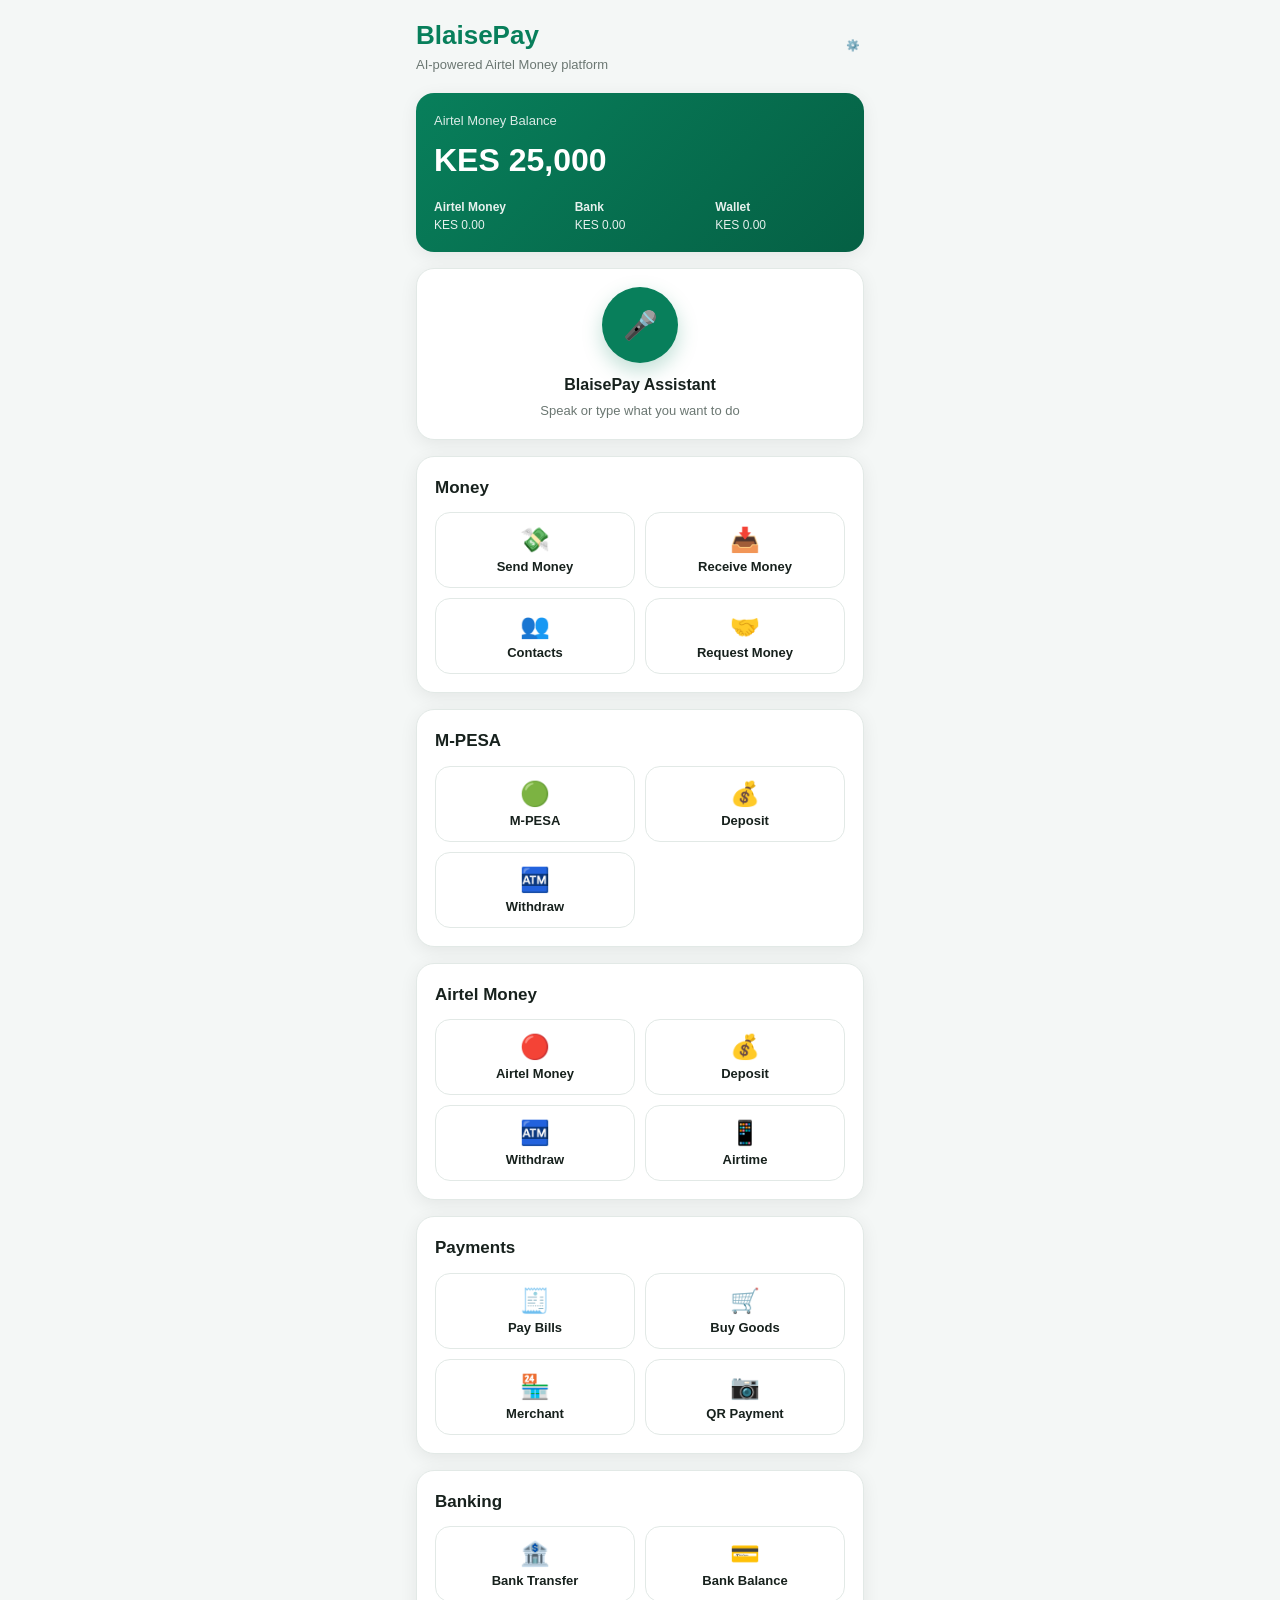
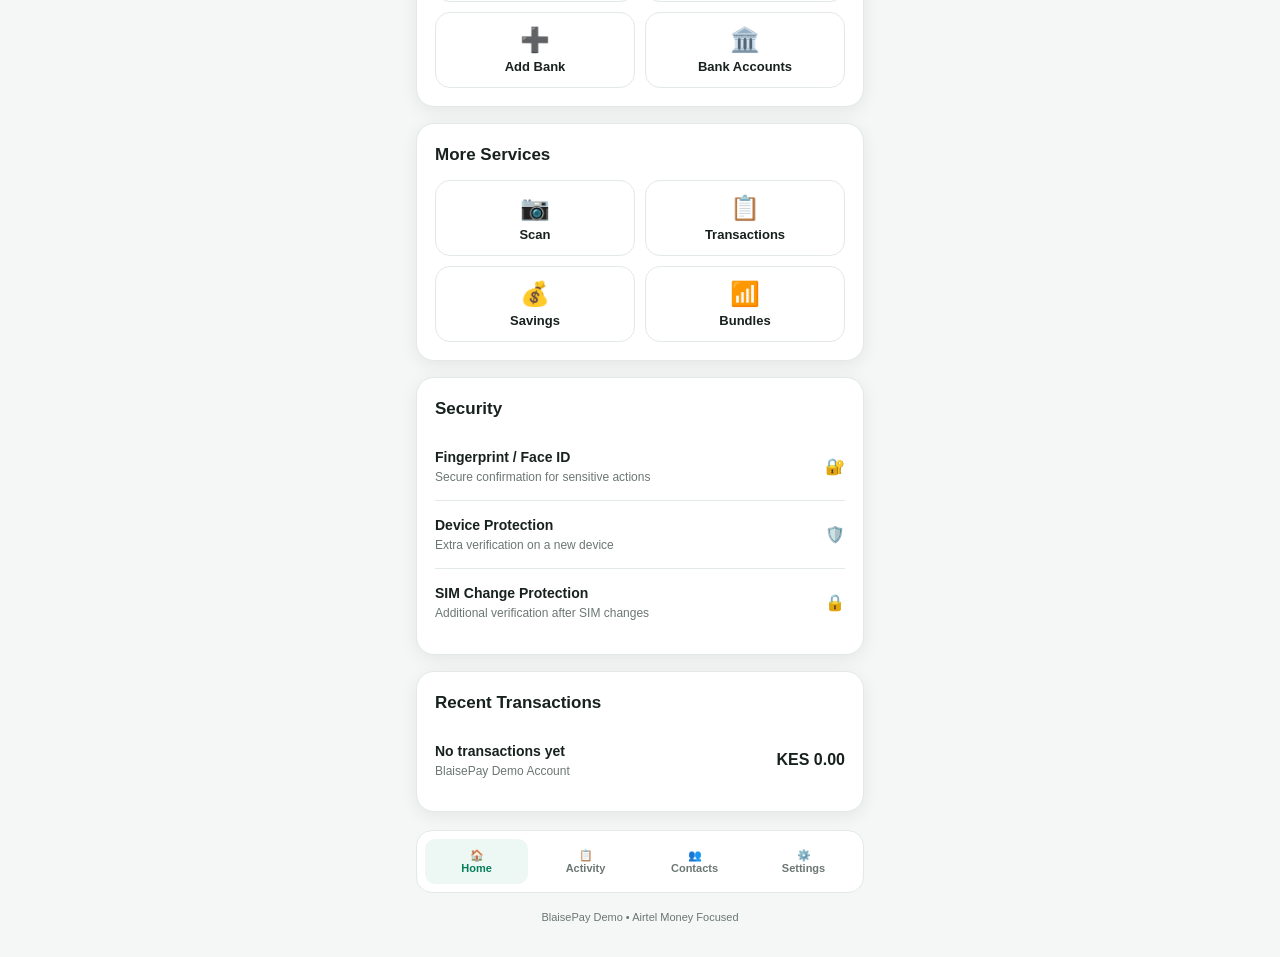
<file: App/index.html>
<!DOCTYPE html>
<html lang="en">
<head>
  <meta charset="UTF-8">
  <meta name="viewport" content="width=device-width, initial-scale=1.0">

  <title>BlaisePay</title>

  <meta
    name="description"
    content="BlaisePay - AI-powered Airtel Money focused financial platform"
  >

  <meta name="theme-color" content="#087f5b">

  <link rel="manifest" href="manifest.json">
  <link rel="stylesheet" href="style.css">
</head>

<body>

  <main class="app">

    <!-- HEADER -->
    <header class="header">
      <div>
        <div class="logo">BlaisePay</div>
        <div class="header-subtitle">
          AI-powered Airtel Money platform
        </div>
      </div>

      <button
        class="nav-button"
        type="button"
        onclick="alert('Settings demo')"
      >
        ⚙️
      </button>
    </header>


    <!-- BALANCE -->
    <section class="card balance-card">

      <div class="balance-label">
        Airtel Money Balance
      </div>

      <div class="balance-amount">
        KES 0.00
      </div>

      <div class="balance-row">

        <div class="balance-item">
          <strong>Airtel Money</strong><br>
          KES 0.00
        </div>

        <div class="balance-item">
          <strong>Bank</strong><br>
          KES 0.00
        </div>

        <div class="balance-item">
          <strong>Wallet</strong><br>
          KES 0.00
        </div>

      </div>
    </section>


    <!-- BLAISEPAY ASSISTANT -->
    <section class="card voice-card">

      <button
        class="voice-button"
        type="button"
        onclick="alert('BlaisePay Assistant demo')"
      >
        🎤
      </button>

      <div class="voice-title">
        BlaisePay Assistant
      </div>

      <div class="voice-status">
        Speak or type what you want to do
      </div>

    </section>


    <!-- MONEY -->
    <section class="card">

      <div class="section-title">
        Money
      </div>

      <div class="action-grid">

        <button
          class="action-button"
          type="button"
          onclick="openSendMoney()"
        >
          <span class="action-icon">💸</span>
          Send Money
        </button>

        <button
          class="action-button"
          type="button"
          onclick="alert('Receive Money demo')"
        >
          <span class="action-icon">📥</span>
          Receive Money
        </button>

        <button
          class="action-button"
          type="button"
          onclick="alert('Contacts demo')"
        >
          <span class="action-icon">👥</span>
          Contacts
        </button>

        <button
          class="action-button"
          type="button"
          onclick="alert('Request Money demo')"
        >
          <span class="action-icon">🤝</span>
          Request Money
        </button>

      </div>

    </section>
<!-- M-PESA -->
<section class="card">
  <div class="section-title">M-PESA</div>

  <div class="action-grid">
    <button
      class="action-button"
      type="button"
      onclick="alert('M-PESA demo only. No real money transferred.')"
    >
      <span class="action-icon">🟢</span>
      M-PESA
    </button>

    <button
      class="action-button"
      type="button"
      onclick="alert('M-PESA Deposit demo only.')"
    >
      <span class="action-icon">💰</span>
      Deposit
    </button>

    <button
      class="action-button"
      type="button"
      onclick="alert('M-PESA Withdraw demo only.')"
    >
      <span class="action-icon">🏧</span>
      Withdraw
    </button>
  </div>
</section>

    <!-- AIRTEL MONEY -->
    <section class="card">

      <div class="section-title">
        Airtel Money
      </div>

      <div class="action-grid">

        <button
          class="action-button"
          type="button"
          onclick="alert('Airtel Money demo')"
        >
          <span class="action-icon">🔴</span>
          Airtel Money
        </button>

        <button
          class="action-button"
          type="button"
          onclick="alert('Deposit demo')"
        >
          <span class="action-icon">💰</span>
          Deposit
        </button>

        <button
          class="action-button"
          type="button"
          onclick="alert('Withdraw demo')"
        >
          <span class="action-icon">🏧</span>
          Withdraw
        </button>

        <button
          class="action-button"
          type="button"
          onclick="alert('Airtime demo')"
        >
          <span class="action-icon">📱</span>
          Airtime
        </button>

      </div>

    </section>


    <!-- PAYMENTS -->
    <section class="card">

      <div class="section-title">
        Payments
      </div>

      <div class="action-grid">

        <button
          class="action-button"
          type="button"
          onclick="alert('Pay Bills demo')"
        >
          <span class="action-icon">🧾</span>
          Pay Bills
        </button>

        <button
          class="action-button"
          type="button"
          onclick="alert('Buy Goods demo')"
        >
          <span class="action-icon">🛒</span>
          Buy Goods
        </button>

        <button
          class="action-button"
          type="button"
          onclick="alert('Merchant Payments demo')"
        >
          <span class="action-icon">🏪</span>
          Merchant
        </button>

        <button
          class="action-button"
          type="button"
          onclick="alert('QR Payment demo')"
        >
          <span class="action-icon">📷</span>
          QR Payment
        </button>

      </div>

    </section>


    <!-- BANKING -->
    <section class="card">

      <div class="section-title">
        Banking
      </div>

      <div class="action-grid">

        <button
          class="action-button"
          type="button"
          onclick="openBanking()"
        >
          <span class="action-icon">🏦</span>
          Bank Transfer
        </button>

        <button
          class="action-button"
          type="button"
          onclick="alert('Demo Bank Balance: KES 15,000.00. This is not a real bank balance.')"
        >
          <span class="action-icon">💳</span>
          Bank Balance
        </button>

        <button
          class="action-button"
          type="button"
          onclick="alert('Add Bank demo')"
        >
          <span class="action-icon">➕</span>
          Add Bank
        </button>

        <button
          class="action-button"
          type="button"
          onclick="alert('Bank Accounts demo')"
        >
          <span class="action-icon">🏛️</span>
          Bank Accounts
        </button>

      </div>

    </section>


    <!-- SCAN & SERVICES -->
    <section class="card">

      <div class="section-title">
        More Services
      </div>

      <div class="action-grid">

        <button
          class="action-button"
          type="button"
          onclick="alert('Scan demo')"
        >
          <span class="action-icon">📷</span>
          Scan
        </button>

        <button
          class="action-button"
          type="button"
          onclick="alert('Transactions demo')"
        >
          <span class="action-icon">📋</span>
          Transactions
        </button>

        <button
          class="action-button"
          type="button"
          onclick="alert('Savings demo')"
        >
          <span class="action-icon">💰</span>
          Savings
        </button>

        <button
          class="action-button"
          type="button"
          onclick="alert('Bundles demo')"
        >
          <span class="action-icon">📶</span>
          Bundles
        </button>

      </div>

    </section>


    <!-- SECURITY -->
    <section class="card">

      <div class="section-title">
        Security
      </div>


      <div class="security-item">

        <div>
          <div class="security-title">
            Fingerprint / Face ID
          </div>

          <div class="security-description">
            Secure confirmation for sensitive actions
          </div>
        </div>

        <span>🔐</span>

      </div>


      <div class="security-item">

        <div>
          <div class="security-title">
            Device Protection
          </div>

          <div class="security-description">
            Extra verification on a new device
          </div>
        </div>

        <span>🛡️</span>

      </div>


      <div class="security-item">

        <div>
          <div class="security-title">
            SIM Change Protection
          </div>

          <div class="security-description">
            Additional verification after SIM changes
          </div>
        </div>

        <span>🔒</span>

      </div>

    </section>


    <!-- TRANSACTIONS -->
    <section class="card">

      <div class="section-title">
        Recent Transactions
      </div>

      <ul class="transaction-list">

        <li class="transaction-item">

          <div>

            <div class="transaction-name">
              No transactions yet
            </div>

            <div class="transaction-date">
              BlaisePay Demo Account
            </div>

          </div>

          <div class="transaction-amount">
            KES 0.00
          </div>

        </li>

      </ul>

    </section>


    <!-- BOTTOM NAVIGATION -->
    <nav class="bottom-nav">

      <button
        class="nav-button active"
        type="button"
        onclick="alert('Home')"
      >
        🏠<br>
        Home
      </button>


      <button
        class="nav-button"
        type="button"
        onclick="alert('Transactions')"
      >
        📋<br>
        Activity
      </button>


      <button
        class="nav-button"
        type="button"
        onclick="alert('Contacts')"
      >
        👥<br>
        Contacts
      </button>


      <button
        class="nav-button"
        type="button"
        onclick="alert('Settings')"
      >
        ⚙️<br>
        Settings
      </button>

    </nav>


    <!-- DEMO NOTICE -->
    <div class="demo-notice">
      BlaisePay Demo • Airtel Money Focused
    </div>

  </main>


  <script src="script.js"></script>

</body>
          </html>
</file>
<file: App/style.css>
/* =========================================
   BlaisePay - Main Styles
   ========================================= */

* {
  box-sizing: border-box;
  margin: 0;
  padding: 0;
}

:root {
  --primary: #087f5b;
  --primary-dark: #056044;
  --background: #f4f7f6;
  --card: #ffffff;
  --text: #17211d;
  --muted: #6b7772;
  --border: #e2e9e6;
  --danger: #c0392b;
  --warning: #d68910;
  --shadow: 0 4px 18px rgba(0, 0, 0, 0.07);
}

body {
  font-family: Arial, Helvetica, sans-serif;
  background: var(--background);
  color: var(--text);
  line-height: 1.5;
  min-height: 100vh;
}

/* Main app container */
.app {
  width: 100%;
  max-width: 480px;
  margin: 0 auto;
  padding: 16px;
}

/* Header */
.header {
  display: flex;
  align-items: center;
  justify-content: space-between;
  margin-bottom: 18px;
}

.logo {
  font-size: 26px;
  font-weight: 800;
  color: var(--primary);
}

.header-subtitle {
  color: var(--muted);
  font-size: 13px;
}

/* Cards */
.card {
  background: var(--card);
  border: 1px solid var(--border);
  border-radius: 18px;
  padding: 18px;
  margin-bottom: 16px;
  box-shadow: var(--shadow);
}

/* Balance */
.balance-card {
  background: linear-gradient(135deg, #087f5b, #056044);
  color: white;
  border: none;
}

.balance-label {
  font-size: 13px;
  opacity: 0.85;
}

.balance-amount {
  font-size: 32px;
  font-weight: 800;
  margin: 6px 0 14px;
}

.balance-row {
  display: flex;
  justify-content: space-between;
  gap: 10px;
}

.balance-item {
  flex: 1;
  font-size: 12px;
  opacity: 0.9;
}

/* Voice assistant */
.voice-card {
  text-align: center;
}

.voice-button {
  width: 76px;
  height: 76px;
  border-radius: 50%;
  border: none;
  background: var(--primary);
  color: white;
  font-size: 28px;
  cursor: pointer;
  box-shadow: 0 8px 20px rgba(8, 127, 91, 0.25);
}

.voice-button:active {
  transform: scale(0.96);
}

.voice-title {
  margin-top: 10px;
  font-weight: 700;
}

.voice-status {
  color: var(--muted);
  font-size: 13px;
  margin-top: 4px;
}

/* Section titles */
.section-title {
  font-size: 17px;
  font-weight: 750;
  margin-bottom: 12px;
}

/* Action grid */
.action-grid {
  display: grid;
  grid-template-columns: repeat(2, 1fr);
  gap: 10px;
}

.action-button {
  min-height: 76px;
  border: 1px solid var(--border);
  background: white;
  border-radius: 15px;
  padding: 12px 8px;
  cursor: pointer;
  color: var(--text);
  font-weight: 700;
  font-size: 13px;
  transition: 0.15s ease;
}

.action-button:hover {
  border-color: var(--primary);
}

.action-button:active {
  transform: scale(0.98);
}

.action-icon {
  display: block;
  font-size: 24px;
  margin-bottom: 5px;
}

/* Forms */
.form-group {
  margin-bottom: 14px;
}

.form-label {
  display: block;
  font-size: 13px;
  font-weight: 700;
  margin-bottom: 6px;
}

.input,
select,
textarea {
  width: 100%;
  min-height: 48px;
  border: 1px solid var(--border);
  border-radius: 12px;
  padding: 12px;
  background: white;
  color: var(--text);
  font-size: 16px;
  outline: none;
}

.input:focus,
select:focus,
textarea:focus {
  border-color: var(--primary);
}

/* Primary buttons */
.primary-button {
  width: 100%;
  min-height: 50px;
  border: none;
  border-radius: 13px;
  background: var(--primary);
  color: white;
  font-weight: 800;
  font-size: 15px;
  cursor: pointer;
}

.primary-button:hover {
  background: var(--primary-dark);
}

.secondary-button {
  width: 100%;
  min-height: 48px;
  border: 1px solid var(--border);
  border-radius: 13px;
  background: white;
  color: var(--text);
  font-weight: 700;
  cursor: pointer;
}

/* Transaction list */
.transaction-list {
  list-style: none;
}

.transaction-item {
  display: flex;
  align-items: center;
  justify-content: space-between;
  gap: 12px;
  padding: 13px 0;
  border-bottom: 1px solid var(--border);
}

.transaction-item:last-child {
  border-bottom: none;
}

.transaction-name {
  font-weight: 700;
  font-size: 14px;
}

.transaction-date {
  color: var(--muted);
  font-size: 12px;
}

.transaction-amount {
  font-weight: 800;
}

.amount-in {
  color: var(--primary);
}

.amount-out {
  color: var(--danger);
}

/* Contact list */
.contact-list {
  list-style: none;
}

.contact-item {
  display: flex;
  align-items: center;
  gap: 12px;
  padding: 12px 0;
  border-bottom: 1px solid var(--border);
}

.contact-avatar {
  width: 42px;
  height: 42px;
  border-radius: 50%;
  background: #dff3eb;
  color: var(--primary);
  display: flex;
  align-items: center;
  justify-content: center;
  font-weight: 800;
}

.contact-info {
  flex: 1;
}

.contact-name {
  font-weight: 700;
}

.contact-number {
  color: var(--muted);
  font-size: 12px;
}

/* Security */
.security-item {
  display: flex;
  justify-content: space-between;
  align-items: center;
  gap: 12px;
  padding: 14px 0;
  border-bottom: 1px solid var(--border);
}

.security-item:last-child {
  border-bottom: none;
}

.security-title {
  font-weight: 700;
  font-size: 14px;
}

.security-description {
  color: var(--muted);
  font-size: 12px;
}

/* Status */
.status {
  padding: 10px 12px;
  border-radius: 10px;
  background: #edf8f4;
  color: var(--primary-dark);
  font-size: 13px;
  margin-bottom: 12px;
}

.status-warning {
  background: #fff6df;
  color: var(--warning);
}

.status-danger {
  background: #fdecea;
  color: var(--danger);
}

/* Modal */
.modal {
  position: fixed;
  inset: 0;
  background: rgba(0, 0, 0, 0.45);
  display: none;
  align-items: center;
  justify-content: center;
  padding: 18px;
  z-index: 1000;
}

.modal.active {
  display: flex;
}

.modal-content {
  width: 100%;
  max-width: 430px;
  max-height: 90vh;
  overflow-y: auto;
  background: white;
  border-radius: 20px;
  padding: 20px;
}

/* Confirmation */
.confirmation {
  text-align: center;
}

.confirmation-icon {
  font-size: 45px;
  margin-bottom: 10px;
}

.confirmation-title {
  font-size: 20px;
  font-weight: 800;
  margin-bottom: 8px;
}

.confirmation-details {
  background: var(--background);
  border-radius: 13px;
  padding: 14px;
  margin: 15px 0;
  text-align: left;
}

.confirmation-row {
  display: flex;
  justify-content: space-between;
  gap: 12px;
  padding: 6px 0;
}

.confirmation-label {
  color: var(--muted);
}

/* Bottom navigation */
.bottom-nav {
  display: grid;
  grid-template-columns: repeat(4, 1fr);
  gap: 6px;
  margin-top: 18px;
  background: white;
  border: 1px solid var(--border);
  border-radius: 16px;
  padding: 8px;
}

.nav-button {
  border: none;
  background: transparent;
  padding: 10px 4px;
  border-radius: 10px;
  cursor: pointer;
  color: var(--muted);
  font-size: 11px;
  font-weight: 700;
}

.nav-button.active {
  color: var(--primary);
  background: #edf8f4;
}

/* Demo notice */
.demo-notice {
  text-align: center;
  color: var(--muted);
  font-size: 11px;
  margin: 16px 0;
}

/* Utility */
.hidden {
  display: none !important;
}

.text-center {
  text-align: center;
}

.muted {
  color: var(--muted);
}

/* Mobile */
@media (max-width: 360px) {
  .app {
    padding: 12px;
  }

  .balance-amount {
    font-size: 28px;
  }

  .action-grid {
    gap: 8px;
  }

  .action-button {
    min-height: 70px;
    font-size: 12px;
  }
}
</file>
